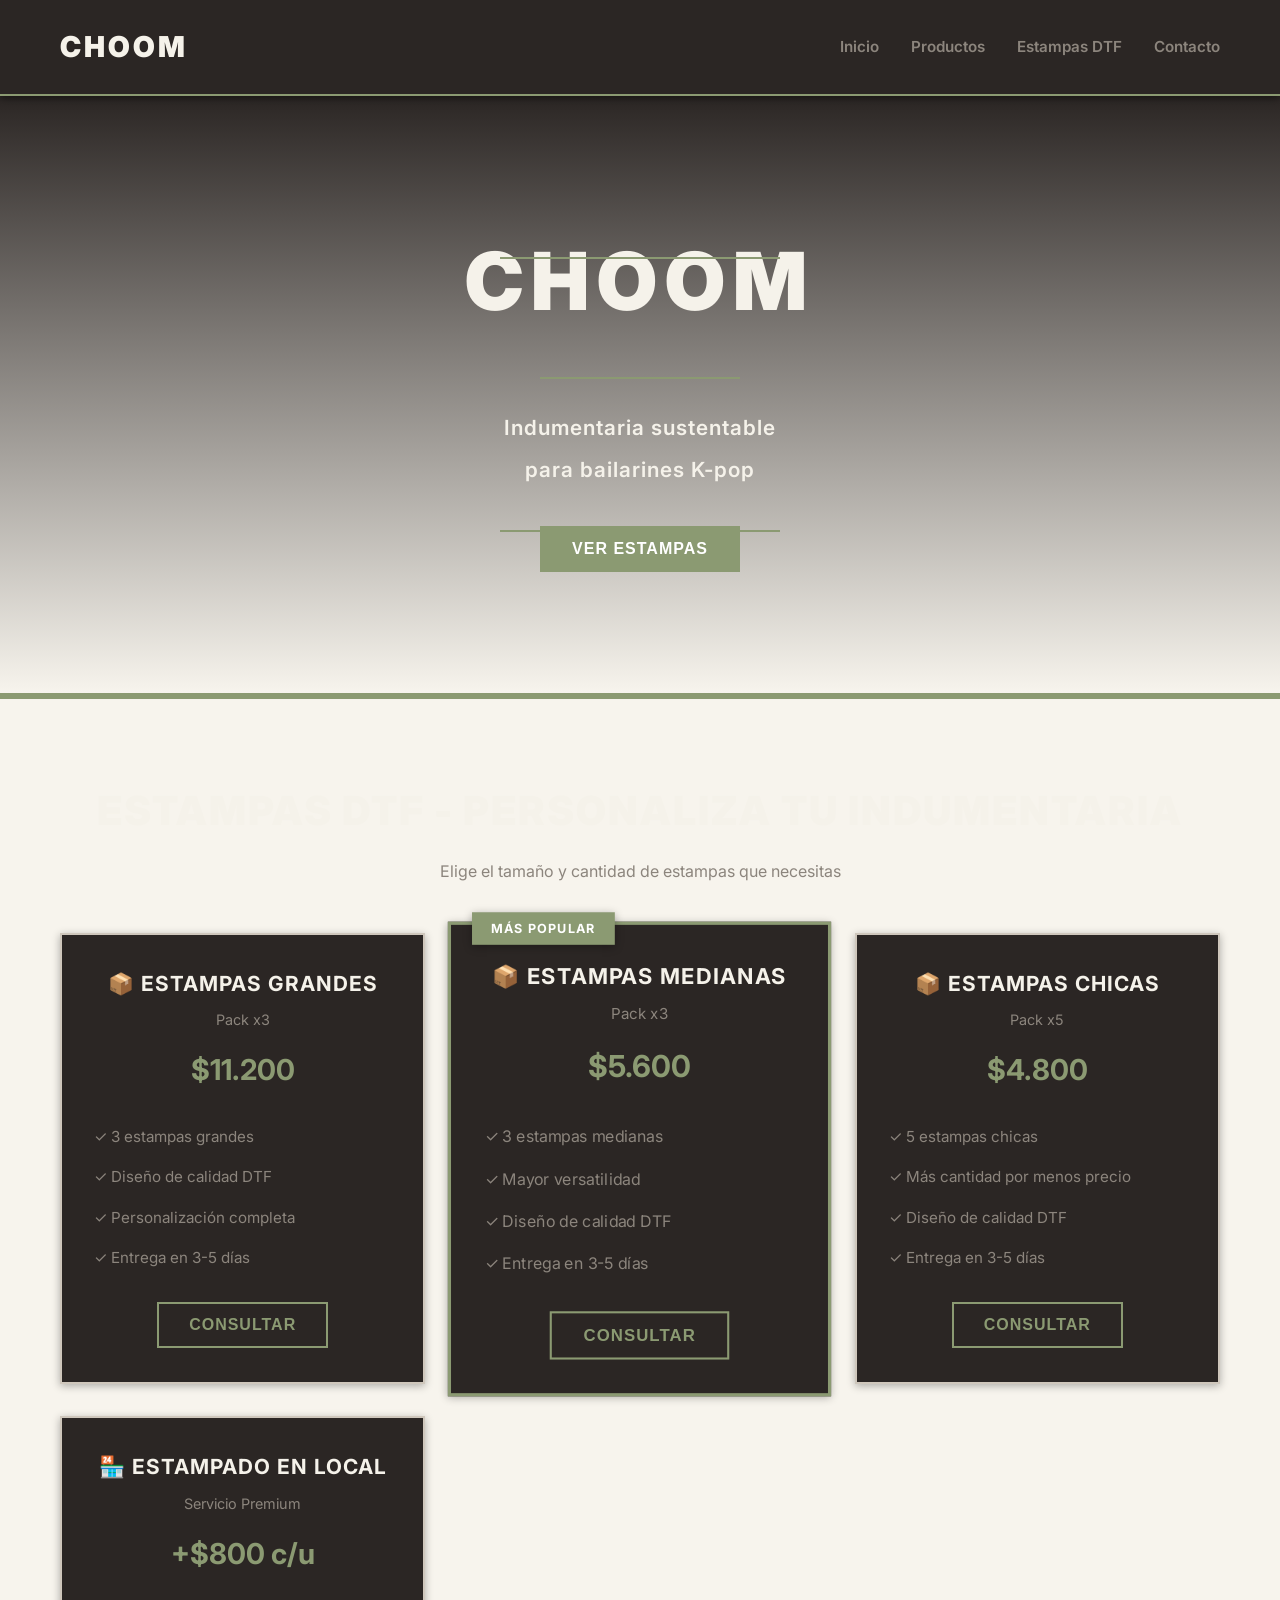
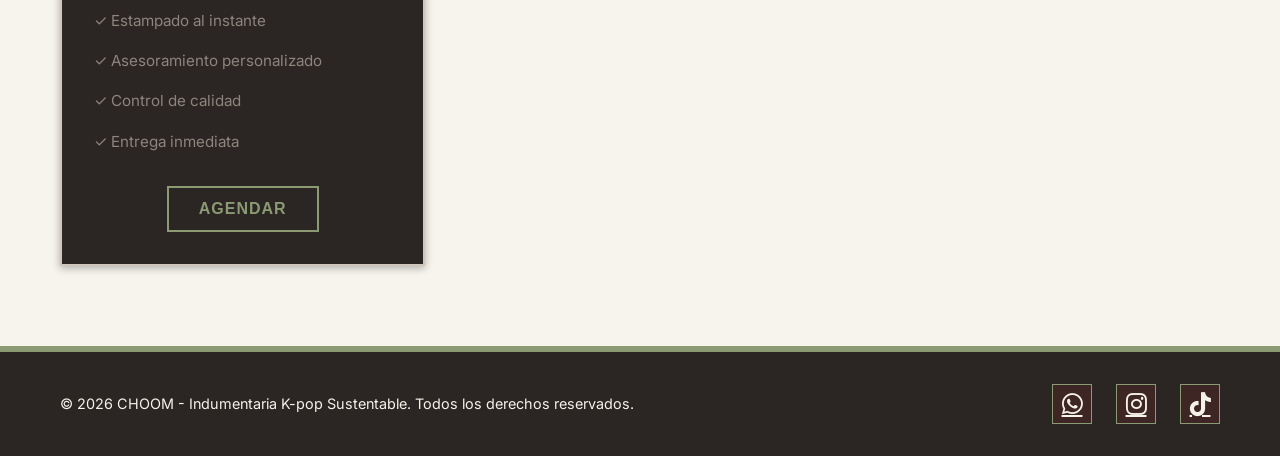
<file: index.html>
<!DOCTYPE html>
<html lang="es">
<head>
    <meta charset="UTF-8">
    <meta name="viewport" content="width=device-width, initial-scale=1.0">
    <title>CHOOM - Indumentaria K-pop Sustentable</title>
    <link rel="stylesheet" href="styles.css">
    <link href="https://fonts.googleapis.com/css2?family=Barlow+Condensed:wght@400;600;700;800&family=Inter:wght@300;400;500;600&display=swap" rel="stylesheet">
    <link rel="stylesheet" href="https://cdnjs.cloudflare.com/ajax/libs/font-awesome/6.0.0/css/all.min.css">
</head>
<body>
    <!-- Navbar -->
    <nav class="navbar">
        <div class="navbar-container">
            <div class="logo">CHOOM</div>
            <ul class="nav-menu">
                <li><a href="index.html#inicio" class="nav-link">Inicio</a></li>
                <li><a href="index.html#productos" class="nav-link">Productos</a></li>
                <li><a href="index.html#estampas" class="nav-link">Estampas DTF</a></li>
                <li><a href="index.html#contacto" class="nav-link">Contacto</a></li>
            </ul>
        </div>
    </nav>

    <!-- Hero Section -->
    <section id="inicio" class="hero">
        <div class="hero-container">
            <div class="hero-content">
                <h1 class="hero-title">CHOOM</h1>
                <div class="hero-border"></div>
                <p class="hero-subtitle">Indumentaria sustentable</p>
                <p class="hero-subtitle">para bailarines K-pop</p>
                <button class="btn btn-primary" onclick="document.getElementById('estampas').scrollIntoView({ behavior: 'smooth' })">Ver Estampas</button>
            </div>
        </div>
    </section>

    <!-- Estampas DTF -->
    <section id="estampas" class="estampas">
        <div class="container">
            <h2>Estampas DTF - Personaliza tu Indumentaria</h2>
            <p class="seccion-subtitle">Elige el tamaño y cantidad de estampas que necesitas</p>
            
            <div class="estampas-grid">
                <!-- Estampas Grandes x3 -->
                <div class="estampa-card">
                    <h3>📦 Estampas Grandes</h3>
                    <p class="cantidad">Pack x3</p>
                    <p class="precio">$11.200</p>
                    <ul class="caracteristicas">
                        <li>✓ 3 estampas grandes</li>
                        <li>✓ Diseño de calidad DTF</li>
                        <li>✓ Personalización completa</li>
                        <li>✓ Entrega en 3-5 días</li>
                    </ul>
                    <button class="btn btn-secondary" onclick="irAEstampasConPaquete('Estampas Grandes', 3, '$11.200')">Consultar</button>
                </div>

                <!-- Estampas Medianas x3 -->
                <div class="estampa-card destacado">
                    <span class="badge">MÁS POPULAR</span>
                    <h3>📦 Estampas Medianas</h3>
                    <p class="cantidad">Pack x3</p>
                    <p class="precio">$5.600</p>
                    <ul class="caracteristicas">
                        <li>✓ 3 estampas medianas</li>
                        <li>✓ Mayor versatilidad</li>
                        <li>✓ Diseño de calidad DTF</li>
                        <li>✓ Entrega en 3-5 días</li>
                    </ul>
                    <button class="btn btn-secondary" onclick="irAEstampasConPaquete('Estampas Medianas', 3, '$5.600')">Consultar</button>
                </div>

                <!-- Estampas Chicas x5 -->
                <div class="estampa-card">
                    <h3>📦 Estampas Chicas</h3>
                    <p class="cantidad">Pack x5</p>
                    <p class="precio">$4.800</p>
                    <ul class="caracteristicas">
                        <li>✓ 5 estampas chicas</li>
                        <li>✓ Más cantidad por menos precio</li>
                        <li>✓ Diseño de calidad DTF</li>
                        <li>✓ Entrega en 3-5 días</li>
                    </ul>
                    <button class="btn btn-secondary" onclick="irAEstampasConPaquete('Estampas Chicas', 5, '$4.800')">Consultar</button>
                </div>

                <!-- Estampado en local -->
                <div class="estampa-card">
                    <h3>🏪 Estampado en Local</h3>
                    <p class="cantidad">Servicio Premium</p>
                    <p class="precio">+$800 c/u</p>
                    <ul class="caracteristicas">
                        <li>✓ Estampado al instante</li>
                        <li>✓ Asesoramiento personalizado</li>
                        <li>✓ Control de calidad</li>
                        <li>✓ Entrega inmediata</li>
                    </ul>
                    <button class="btn btn-secondary" onclick="irAEstampasConPaquete('Estampado en Local', 0, '+$800 c/u')">Agendar</button>
                </div>
            </div>
        </div>
    </section>

    <!-- Footer -->
    <footer class="footer">
        <div class="container">
            <p>&copy; 2026 CHOOM - Indumentaria K-pop Sustentable. Todos los derechos reservados.</p>
            <div class="social-links">
                <a href="https://wa.me/542994578289" title="WhatsApp"><i class="fab fa-whatsapp"></i></a>
                <a href="#" title="Instagram"><i class="fab fa-instagram"></i></a>
                <a href="#" title="TikTok"><i class="fab fa-tiktok"></i></a>
            </div>
        </div>
    </footer>

    <script>
        function irAEstampasConPaquete(tipo, cantidad, precio) {
            // Guardar el tipo de paquete en localStorage
            localStorage.setItem('paqueteSeleccionado', JSON.stringify({
                tipo: tipo,
                cantidad: cantidad,
                precio: precio
            }));
            // Navegar a estampas.html
            window.location.href = 'estampas.html';
        }
    </script>
</body>
</html>
</file>
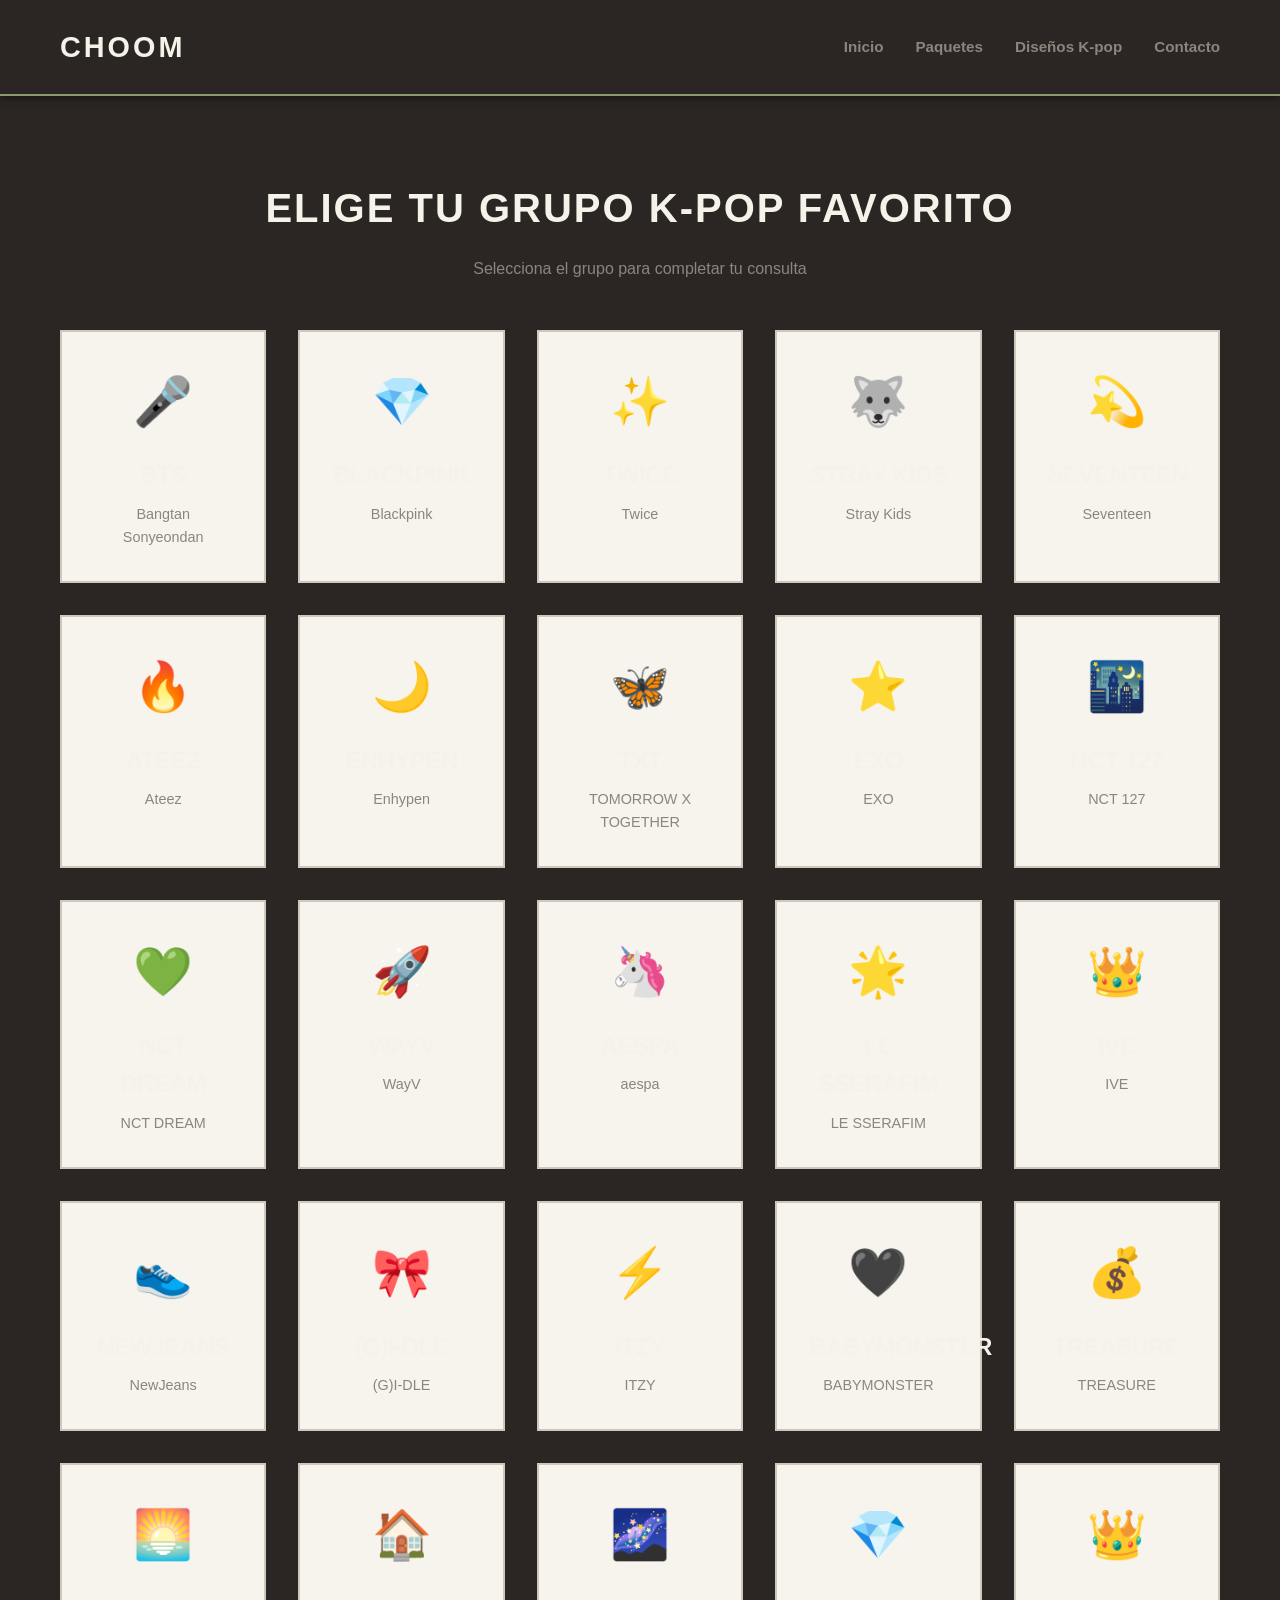
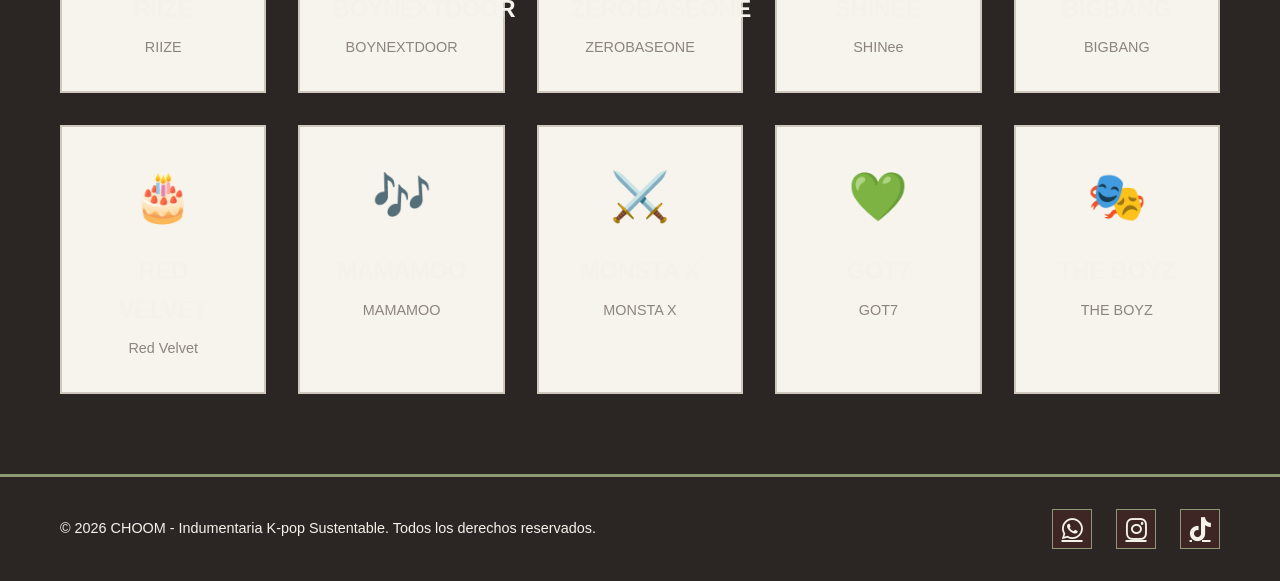
<file: estampas.html>
<!DOCTYPE html>
<html lang="es">
<head>
    <meta charset="UTF-8">
    <meta name="viewport" content="width=device-width, initial-scale=1.0">
    <title>CHOOM - Estampas DTF K-pop</title>
    <link rel="stylesheet" href="styles.css">
    <link rel="stylesheet" href="https://cdnjs.cloudflare.com/ajax/libs/font-awesome/6.0.0/css/all.min.css">
</head>
<body>
    <!-- Navbar -->
    <nav class="navbar">
        <div class="navbar-container">
            <div class="logo">CHOOM</div>
            <ul class="nav-menu">
                <li><a href="index.html" class="nav-link">Inicio</a></li>
                <li><a href="index.html#estampas" class="nav-link">Paquetes</a></li>
                <li><a href="estampas.html" class="nav-link">Diseños K-pop</a></li>
                <li><a href="index.html#contacto" class="nav-link">Contacto</a></li>
            </ul>
        </div>
    </nav>

    <!-- Estampas DTF Grupos -->
    <section class="estampas-grupos">
        <div class="container">
            <h1>Elige tu Grupo K-pop Favorito</h1>
            <p class="seccion-subtitle">Selecciona el grupo para completar tu consulta</p>
            
            <div class="grupos-grid">

    <div class="grupo-card" onclick="seleccionarGrupo('BTS')">
        <div class="grupo-icon">🎤</div>
        <h3>BTS</h3>
        <p>Bangtan Sonyeondan</p>
    </div>

    <div class="grupo-card" onclick="seleccionarGrupo('BLACKPINK')">
        <div class="grupo-icon">💎</div>
        <h3>BLACKPINK</h3>
        <p>Blackpink</p>
    </div>

    <div class="grupo-card" onclick="seleccionarGrupo('TWICE')">
        <div class="grupo-icon">✨</div>
        <h3>TWICE</h3>
        <p>Twice</p>
    </div>

    <div class="grupo-card" onclick="seleccionarGrupo('STRAY KIDS')">
        <div class="grupo-icon">🐺</div>
        <h3>STRAY KIDS</h3>
        <p>Stray Kids</p>
    </div>

    <div class="grupo-card" onclick="seleccionarGrupo('SEVENTEEN')">
        <div class="grupo-icon">💫</div>
        <h3>SEVENTEEN</h3>
        <p>Seventeen</p>
    </div>

    <div class="grupo-card" onclick="seleccionarGrupo('ATEEZ')">
        <div class="grupo-icon">🔥</div>
        <h3>ATEEZ</h3>
        <p>Ateez</p>
    </div>

    <div class="grupo-card" onclick="seleccionarGrupo('ENHYPEN')">
        <div class="grupo-icon">🌙</div>
        <h3>ENHYPEN</h3>
        <p>Enhypen</p>
    </div>

    <div class="grupo-card" onclick="seleccionarGrupo('TXT')">
        <div class="grupo-icon">🦋</div>
        <h3>TXT</h3>
        <p>TOMORROW X TOGETHER</p>
    </div>

    <div class="grupo-card" onclick="seleccionarGrupo('EXO')">
        <div class="grupo-icon">⭐</div>
        <h3>EXO</h3>
        <p>EXO</p>
    </div>

    <div class="grupo-card" onclick="seleccionarGrupo('NCT 127')">
        <div class="grupo-icon">🌃</div>
        <h3>NCT 127</h3>
        <p>NCT 127</p>
    </div>

    <div class="grupo-card" onclick="seleccionarGrupo('NCT DREAM')">
        <div class="grupo-icon">💚</div>
        <h3>NCT DREAM</h3>
        <p>NCT DREAM</p>
    </div>

    <div class="grupo-card" onclick="seleccionarGrupo('WayV')">
        <div class="grupo-icon">🚀</div>
        <h3>WayV</h3>
        <p>WayV</p>
    </div>

    <div class="grupo-card" onclick="seleccionarGrupo('aespa')">
        <div class="grupo-icon">🦄</div>
        <h3>aespa</h3>
        <p>aespa</p>
    </div>

    <div class="grupo-card" onclick="seleccionarGrupo('LE SSERAFIM')">
        <div class="grupo-icon">🌟</div>
        <h3>LE SSERAFIM</h3>
        <p>LE SSERAFIM</p>
    </div>

    <div class="grupo-card" onclick="seleccionarGrupo('IVE')">
        <div class="grupo-icon">👑</div>
        <h3>IVE</h3>
        <p>IVE</p>
    </div>

    <div class="grupo-card" onclick="seleccionarGrupo('NewJeans')">
        <div class="grupo-icon">👟</div>
        <h3>NewJeans</h3>
        <p>NewJeans</p>
    </div>

    <div class="grupo-card" onclick="seleccionarGrupo('(G)I-DLE')">
        <div class="grupo-icon">🎀</div>
        <h3>(G)I-DLE</h3>
        <p>(G)I-DLE</p>
    </div>

    <div class="grupo-card" onclick="seleccionarGrupo('ITZY')">
        <div class="grupo-icon">⚡</div>
        <h3>ITZY</h3>
        <p>ITZY</p>
    </div>

    <div class="grupo-card" onclick="seleccionarGrupo('BABYMONSTER')">
        <div class="grupo-icon">🖤</div>
        <h3>BABYMONSTER</h3>
        <p>BABYMONSTER</p>
    </div>

    <div class="grupo-card" onclick="seleccionarGrupo('TREASURE')">
        <div class="grupo-icon">💰</div>
        <h3>TREASURE</h3>
        <p>TREASURE</p>
    </div>

    <div class="grupo-card" onclick="seleccionarGrupo('RIIZE')">
        <div class="grupo-icon">🌅</div>
        <h3>RIIZE</h3>
        <p>RIIZE</p>
    </div>

    <div class="grupo-card" onclick="seleccionarGrupo('BOYNEXTDOOR')">
        <div class="grupo-icon">🏠</div>
        <h3>BOYNEXTDOOR</h3>
        <p>BOYNEXTDOOR</p>
    </div>

    <div class="grupo-card" onclick="seleccionarGrupo('ZEROBASEONE')">
        <div class="grupo-icon">🌌</div>
        <h3>ZEROBASEONE</h3>
        <p>ZEROBASEONE</p>
    </div>

    <div class="grupo-card" onclick="seleccionarGrupo('SHINee')">
        <div class="grupo-icon">💎</div>
        <h3>SHINee</h3>
        <p>SHINee</p>
    </div>

    <div class="grupo-card" onclick="seleccionarGrupo('BIGBANG')">
        <div class="grupo-icon">👑</div>
        <h3>BIGBANG</h3>
        <p>BIGBANG</p>
    </div>

    <div class="grupo-card" onclick="seleccionarGrupo('Red Velvet')">
        <div class="grupo-icon">🎂</div>
        <h3>Red Velvet</h3>
        <p>Red Velvet</p>
    </div>

    <div class="grupo-card" onclick="seleccionarGrupo('MAMAMOO')">
        <div class="grupo-icon">🎶</div>
        <h3>MAMAMOO</h3>
        <p>MAMAMOO</p>
    </div>

    <div class="grupo-card" onclick="seleccionarGrupo('MONSTA X')">
        <div class="grupo-icon">⚔️</div>
        <h3>MONSTA X</h3>
        <p>MONSTA X</p>
    </div>

    <div class="grupo-card" onclick="seleccionarGrupo('GOT7')">
        <div class="grupo-icon">💚</div>
        <h3>GOT7</h3>
        <p>GOT7</p>
    </div>

    <div class="grupo-card" onclick="seleccionarGrupo('THE BOYZ')">
        <div class="grupo-icon">🎭</div>
        <h3>THE BOYZ</h3>
        <p>THE BOYZ</p>
    </div>

    </div>
    </section>

    <!-- Footer -->
    <footer class="footer">
        <div class="container">
            <p>&copy; 2026 CHOOM - Indumentaria K-pop Sustentable. Todos los derechos reservados.</p>
            <div class="social-links">
                <a href="https://wa.me/542994578289" title="WhatsApp"><i class="fab fa-whatsapp"></i></a>
                <a href="#" title="Instagram"><i class="fab fa-instagram"></i></a>
                <a href="#" title="TikTok"><i class="fab fa-tiktok"></i></a>
            </div>
        </div>
    </footer>

    <script>
        function seleccionarGrupo(grupo) {
            // Obtener el paquete guardado
            const paqueteJSON = localStorage.getItem('paqueteSeleccionado');
            let mensaje = '';

            if (paqueteJSON) {
                const paquete = JSON.parse(paqueteJSON);
                
                // Construir el mensaje con el paquete, precio y el grupo
                if (paquete.cantidad > 0) {
                    mensaje = `Hola! Quiero hacer una consulta para ${paquete.tipo} paquete x${paquete.cantidad} (${paquete.precio}) del grupo ${grupo}`;
                } else {
                    // Para "Estampado en Local"
                    mensaje = `Hola! Quiero agendar ${paquete.tipo} (${paquete.precio}) para el grupo ${grupo}`;
                }
                
                // Limpiar localStorage
                localStorage.removeItem('paqueteSeleccionado');
            } else {
                // Si no hay paquete guardado (acceso directo)
                mensaje = `Hola! Quiero solicitar estampas del grupo ${grupo}`;
            }

            // Abrir WhatsApp con el mensaje
            contactarWhatsapp(mensaje);
        }

        function contactarWhatsapp(mensaje) {
            const numero = '542994578289';
            const url = `https://wa.me/${numero}?text=${encodeURIComponent(mensaje)}`;
            window.open(url, '_blank');
        }
    </script>
</body>
</html>
</file>
<file: styles.css>
* {
    margin: 0;
    padding: 0;
    box-sizing: border-box;
}

:root {
    --primary-color: #2b2624;      /* negro cálido */
    --secondary-color: #5a534e;    /* gris cálido */
    --accent-color: #8b9a72;       /* verde salvia */
    --text-light: #f5f2ea;         /* papel */
    --text-muted: #8c857d;         /* gris editorial */
    --light-bg: #f7f4ed;           /* fondo principal */
    --border-color: #cfc7bc;       /* líneas técnicas */
    --white: #ffffff;
}
body {
    font-family: 'Inter', sans-serif;
    color: var(--primary-color);
    line-height: 1.6;
    background: var(--light-bg);
    font-weight: 400;
}

h1 {
    font-weight: 800;
    letter-spacing: -0.04em;
}

h2, h3 {
    font-weight: 600;
    letter-spacing: -0.02em;
}

.small-label {
    font-size: 0.75rem;
    text-transform: uppercase;
    letter-spacing: 0.12em;
}

.container {
    max-width: 1200px;
    margin: 0 auto;
    padding: 0 20px;
}

/* Navbar */
.navbar {
    background: var(--primary-color);
    color: var(--text-light);
    padding: 1.5rem 0;
    position: sticky;
    top: 0;
    z-index: 100;
    box-shadow: 0 2px 8px rgba(0, 0, 0, 0.5);
    border-bottom: 2px solid var(--accent-color);
}

.navbar-container {
    display: flex;
    justify-content: space-between;
    align-items: center;
    max-width: 1200px;
    margin: 0 auto;
    padding: 0 20px;
}

.logo {
    font-size: 1.8rem;
    font-weight: 900;
    color: var(--text-light);
    letter-spacing: 3px;
    text-transform: uppercase;
}

.nav-menu {
    display: flex;
    list-style: none;
    gap: 2rem;
}

.nav-link {
    color: var(--text-muted);
    text-decoration: none;
    transition: color 0.3s;
    font-weight: 600;
    font-size: 0.95rem;
}

.nav-link:hover {
    color: var(--accent-color);
}

/* Hero Section */
.hero {
    background: linear-gradient(180deg, var(--primary-color) 0%, var(--light-bg) 100%);
    padding: 120px 20px;
    text-align: center;
    min-height: 600px;
    display: flex;
    align-items: center;
    justify-content: center;
    border-bottom: 3px solid var(--accent-color);
    position: relative;
}

.hero-container::before {
    content: '';
    position: absolute;
    top: 40px;
    left: 50%;
    transform: translateX(-50%);
    width: 80%;
    height: 2px;
    background: var(--accent-color);
}

.hero-container::after {
    content: '';
    position: absolute;
    bottom: 40px;
    left: 50%;
    transform: translateX(-50%);
    width: 80%;
    height: 2px;
    background: var(--accent-color);
}

.hero-container {
    position: relative;
    animation: fadeInUp 1s ease;
}

.hero-content {
    max-width: 800px;
}

.hero-title {
    font-size: 5rem;
    font-weight: 900;
    color: var(--text-light);
    margin-bottom: 2rem;
    letter-spacing: 8px;
    text-transform: uppercase;
}

.hero-border {
    width: 200px;
    height: 2px;
    background: var(--accent-color);
    margin: 2rem auto;
}

.hero-subtitle {
    font-size: 1.3rem;
    color: var(--text-light);
    font-weight: 600;
    margin-bottom: 0.5rem;
    letter-spacing: 1px;
}

@keyframes fadeInUp {
    from {
        opacity: 0;
        transform: translateY(30px);
    }
    to {
        opacity: 1;
        transform: translateY(0);
    }
}

/* Features Section */
.features {
    background: var(--primary-color);
    padding: 60px 20px;
    margin-top: -30px;
    position: relative;
    z-index: 10;
}

.features-grid {
    display: grid;
    grid-template-columns: repeat(auto-fit, minmax(280px, 1fr));
    gap: 2rem;
}

.feature-card {
    background: var(--light-bg);
    border: 2px solid var(--border-color);
    border-radius: 0;
    padding: 2rem;
    text-align: center;
    transition: all 0.3s;
    box-shadow: 0 2px 8px rgba(0, 0, 0, 0.3);
}

.feature-card:hover {
    transform: translateY(-5px);
    box-shadow: 0 8px 20px rgba(211, 47, 47, 0.3);
    border-color: var(--accent-color);
}

.feature-card h3 {
    font-size: 1.3rem;
    color: var(--text-light);
    margin-bottom: 0.5rem;
    font-weight: 700;
}

.feature-card p {
    color: var(--text-muted);
    font-size: 0.95rem;
    margin-bottom: 0.5rem;
}

.feature-card .price {
    font-size: 1.5rem;
    font-weight: bold;
    color: var(--accent-color);
    margin-top: 1rem;
}

/* Botones */
.btn {
    padding: 12px 30px;
    border: 2px solid var(--accent-color);
    border-radius: 0;
    font-size: 1rem;
    cursor: pointer;
    transition: all 0.3s;
    text-decoration: none;
    display: inline-block;
    font-weight: 700;
    text-transform: uppercase;
    letter-spacing: 1px;
}

.btn-primary {
    background: var(--accent-color);
    color: var(--white);
    margin-top: 2rem;
}

.btn-primary:hover {
    background: transparent;
    color: var(--accent-color);
}

.btn-secondary {
    background: transparent;
    color: var(--accent-color);
    border-color: var(--accent-color);
}

.btn-secondary:hover {
    background: var(--accent-color);
    color: var(--white);
}

/* Sección About */
.about {
    background: var(--light-bg);
    padding: 80px 20px;
    text-align: center;
    border-top: 3px solid var(--accent-color);
    border-bottom: 3px solid var(--accent-color);
}

.about h2 {
    font-size: 2.5rem;
    margin-bottom: 2rem;
    color: var(--text-light);
    font-weight: 900;
    letter-spacing: 2px;
    text-transform: uppercase;
}

.about p {
    font-size: 1rem;
    max-width: 700px;
    margin: 0 auto;
    color: var(--text-muted);
    line-height: 1.8;
}

/* Productos */
.productos {
    padding: 80px 20px;
    background: var(--primary-color);
}

.productos h2 {
    text-align: center;
    font-size: 2.5rem;
    margin-bottom: 3rem;
    color: var(--text-light);
    font-weight: 900;
    letter-spacing: 2px;
    text-transform: uppercase;
}

.productos-grid {
    display: grid;
    grid-template-columns: repeat(auto-fit, minmax(300px, 1fr));
    gap: 2rem;
}

.producto-card {
    background: var(--light-bg);
    border: 2px solid var(--border-color);
    border-radius: 0;
    padding: 2rem;
    text-align: center;
    transition: all 0.3s;
    position: relative;
    box-shadow: 0 2px 8px rgba(0, 0, 0, 0.3);
}

.producto-card:hover {
    border-color: var(--accent-color);
    box-shadow: 0 8px 20px rgba(211, 47, 47, 0.3);
    transform: translateY(-5px);
}

.producto-card.destacado {
    border-color: var(--accent-color);
    border-width: 3px;
}

.badge {
    position: absolute;
    top: -12px;
    left: 20px;
    background: var(--accent-color);
    color: var(--white);
    padding: 6px 18px;
    border-radius: 0;
    font-size: 0.75rem;
    font-weight: bold;
    text-transform: uppercase;
    letter-spacing: 1px;
    box-shadow: 0 2px 8px rgba(0, 0, 0, 0.3);
}

.producto-imagen {
    font-size: 3.5rem;
    margin: 1rem 0;
}

.producto-card h3 {
    font-size: 1.3rem;
    margin: 1rem 0;
    color: var(--text-light);
    font-weight: 700;
    text-transform: uppercase;
    letter-spacing: 1px;
}

.producto-card .descripcion {
    color: var(--text-muted);
    margin-bottom: 1rem;
    font-size: 0.95rem;
}

.colores {
    display: flex;
    gap: 10px;
    justify-content: center;
    margin: 1.5rem 0;
    flex-wrap: wrap;
}

.color {
    width: 32px;
    height: 32px;
    border-radius: 0;
    cursor: pointer;
    transition: all 0.2s;
    box-shadow: 0 2px 6px rgba(0, 0, 0, 0.3);
    border: 1px solid rgba(255, 255, 255, 0.1);
}

.color:hover {
    transform: scale(1.15);
    box-shadow: 0 4px 12px rgba(211, 47, 47, 0.5);
}

.precio-original {
    text-decoration: line-through;
    color: var(--text-muted);
    font-size: 0.9rem;
    margin: 0.5rem 0;
}

.precio {
    font-size: 1.8rem;
    font-weight: bold;
    color: var(--accent-color);
    margin: 1rem 0;
}

/* Estampas */
.estampas {
    background: var(--light-bg);
    padding: 80px 20px;
    border-top: 3px solid var(--accent-color);
    border-bottom: 3px solid var(--accent-color);
}

.estampas h2 {
    text-align: center;
    font-size: 2.5rem;
    margin-bottom: 1rem;
    color: var(--text-light);
    font-weight: 900;
    letter-spacing: 2px;
    text-transform: uppercase;
}

.seccion-subtitle {
    text-align: center;
    font-size: 1rem;
    margin-bottom: 3rem;
    color: var(--text-muted);
}

.estampas-grid {
    display: grid;
    grid-template-columns: repeat(auto-fit, minmax(280px, 1fr));
    gap: 2rem;
}

.estampa-card {
    background: var(--primary-color);
    color: var(--text-light);
    padding: 2rem;
    border-radius: 0;
    text-align: center;
    position: relative;
    transition: all 0.3s;
    box-shadow: 0 2px 8px rgba(0, 0, 0, 0.3);
    border: 2px solid var(--border-color);
}

.estampa-card:hover {
    transform: translateY(-5px);
    box-shadow: 0 8px 20px rgba(211, 47, 47, 0.3);
    border-color: var(--accent-color);
}

.estampa-card.destacado {
    border: 3px solid var(--accent-color);
    transform: scale(1.05);
}

.estampa-card h3 {
    font-size: 1.3rem;
    margin-bottom: 0.5rem;
    color: var(--text-light);
    font-weight: 700;
    text-transform: uppercase;
    letter-spacing: 1px;
}

.estampa-card .cantidad {
    font-size: 0.9rem;
    color: var(--text-muted);
    margin-bottom: 1rem;
}

.caracteristicas {
    list-style: none;
    margin: 1.5rem 0;
    text-align: left;
}

.caracteristicas li {
    padding: 0.5rem 0;
    color: var(--text-muted);
    font-size: 0.95rem;
}

/* Estampas Grupos */
.estampas-grupos {
    background: var(--primary-color);
    padding: 80px 20px;
    min-height: 100vh;
}

.estampas-grupos h1 {
    text-align: center;
    font-size: 2.5rem;
    margin-bottom: 1rem;
    color: var(--text-light);
    font-weight: 900;
    letter-spacing: 2px;
    text-transform: uppercase;
}

.grupos-grid {
    display: grid;
    grid-template-columns: repeat(auto-fit, minmax(200px, 1fr));
    gap: 2rem;
    margin-top: 3rem;
}

.grupo-card {
    background: var(--light-bg);
    border: 2px solid var(--border-color);
    padding: 2rem;
    text-align: center;
    cursor: pointer;
    transition: all 0.3s;
    position: relative;
}

.grupo-card:hover {
    transform: translateY(-10px);
    box-shadow: 0 15px 40px rgba(211, 47, 47, 0.4);
    border-color: var(--accent-color);
}

.grupo-icon {
    font-size: 3rem;
    margin-bottom: 1rem;
}

.grupo-card h3 {
    font-size: 1.5rem;
    color: var(--text-light);
    margin-bottom: 0.5rem;
    font-weight: 700;
    text-transform: uppercase;
}

.grupo-card p {
    color: var(--text-muted);
    font-size: 0.9rem;
}

/* Formulario Paquete */
.formulario-paquete {
    position: fixed;
    top: 0;
    left: 0;
    right: 0;
    bottom: 0;
    background: rgba(0, 0, 0, 0.8);
    display: flex;
    align-items: center;
    justify-content: center;
    z-index: 1000;
    padding: 20px;
}

.formulario-paquete.hidden {
    display: none;
}

.formulario-container {
    background: var(--primary-color);
    border: 3px solid var(--accent-color);
    padding: 3rem;
    max-width: 600px;
    width: 100%;
    position: relative;
}

.btn-cerrar {
    position: absolute;
    top: 1rem;
    right: 1rem;
    background: var(--accent-color);
    color: var(--white);
    border: none;
    font-size: 1.5rem;
    width: 40px;
    height: 40px;
    cursor: pointer;
    transition: all 0.3s;
}

.btn-cerrar:hover {
    transform: scale(1.1);
}

.formulario-container h2 {
    color: var(--text-light);
    margin-bottom: 1rem;
    font-size: 1.8rem;
    text-transform: uppercase;
}

.formulario-container p {
    color: var(--text-muted);
    margin-bottom: 2rem;
}

.opciones-paquete {
    display: grid;
    grid-template-columns: 1fr 1fr;
    gap: 2rem;
}

.opcion-card {
    background: var(--light-bg);
    border: 2px solid var(--border-color);
    padding: 1.5rem;
    text-align: center;
    cursor: pointer;
    transition: all 0.3s;
}

.opcion-card:hover {
    border-color: var(--accent-color);
    transform: translateY(-5px);
    box-shadow: 0 8px 20px rgba(211, 47, 47, 0.3);
}

.opcion-card h3 {
    color: var(--text-light);
    margin-bottom: 0.5rem;
    text-transform: uppercase;
}

.opcion-card .cantidad {
    color: var(--text-muted);
    font-size: 0.9rem;
    margin: 0.5rem 0;
}

.opcion-card .precio {
    font-size: 1.5rem;
    color: var(--accent-color);
    font-weight: bold;
    margin: 0.5rem 0;
}

.opcion-card .precio-original {
    text-decoration: line-through;
    color: var(--text-muted);
    font-size: 0.9rem;
    margin: 0.5rem 0;
}

.opcion-card .descuento {
    color: var(--accent-color);
    font-weight: bold;
    font-size: 0.9rem;
}

/* Contacto */
.contacto {
    padding: 80px 20px;
    background: var(--light-bg);
}

.contacto h2 {
    text-align: center;
    font-size: 2.5rem;
    margin-bottom: 1rem;
    color: var(--text-light);
    font-weight: 900;
    letter-spacing: 2px;
    text-transform: uppercase;
}

.contacto-content {
    display: grid;
    grid-template-columns: 1fr 1fr;
    gap: 3rem;
    margin-top: 3rem;
}

.contacto-form {
    background: var(--primary-color);
    padding: 2rem;
    border-radius: 0;
    box-shadow: 0 2px 8px rgba(0, 0, 0, 0.3);
    border: 2px solid var(--border-color);
}

.form-group {
    margin-bottom: 1.5rem;
}

.form-group label {
    display: block;
    margin-bottom: 0.5rem;
    font-weight: 700;
    color: var(--text-light);
    text-transform: uppercase;
    font-size: 0.85rem;
    letter-spacing: 1px;
}

.form-group input,
.form-group select,
.form-group textarea {
    width: 100%;
    padding: 12px;
    border: 2px solid var(--border-color);
    border-radius: 0;
    font-family: inherit;
    font-size: 1rem;
    transition: all 0.3s;
    background: var(--light-bg);
    color: var(--text-light);
}

.form-group input:focus,
.form-group select:focus,
.form-group textarea:focus {
    outline: none;
    border-color: var(--accent-color);
    box-shadow: 0 0 10px rgba(211, 47, 47, 0.3);
}

.contacto-info {
    display: flex;
    flex-direction: column;
    gap: 2rem;
}

.info-card {
    background: var(--primary-color);
    padding: 2rem;
    border-radius: 0;
    text-align: center;
    box-shadow: 0 2px 8px rgba(0, 0, 0, 0.3);
    transition: all 0.3s;
    border: 2px solid var(--border-color);
    border-left: 4px solid var(--accent-color);
}

.info-card:hover {
    transform: translateY(-5px);
    box-shadow: 0 8px 20px rgba(211, 47, 47, 0.3);
}

.info-card i {
    font-size: 2.5rem;
    color: var(--accent-color);
    margin-bottom: 1rem;
}

.info-card h3 {
    margin-bottom: 0.5rem;
    color: var(--text-light);
    font-weight: 700;
    text-transform: uppercase;
    letter-spacing: 1px;
}

.info-card p {
    margin: 0.5rem 0;
}

.info-card a {
    color: var(--accent-color);
    text-decoration: none;
    font-weight: 700;
    transition: color 0.3s;
}

.info-card a:hover {
    color: var(--text-light);
}

.small {
    font-size: 0.85rem;
    color: var(--text-muted);
}

/* Footer */
.footer {
    background: var(--primary-color);
    color: var(--text-light);
    padding: 2rem;
    text-align: center;
    border-top: 3px solid var(--accent-color);
}

.footer .container {
    display: flex;
    justify-content: space-between;
    align-items: center;
}

.footer p {
    font-size: 0.9rem;
}

.social-links {
    display: flex;
    gap: 1.5rem;
}

.social-links a {
    color: var(--text-light);
    font-size: 1.5rem;
    transition: all 0.3s;
    display: inline-flex;
    align-items: center;
    justify-content: center;
    width: 40px;
    height: 40px;
    border-radius: 0;
    background: rgba(211, 47, 47, 0.1);
    border: 1px solid var(--accent-color);
}

.social-links a:hover {
    color: var(--accent-color);
    background: var(--accent-color);
    color: var(--white);
    transform: translateY(-3px);
}

/* Responsive */
@media (max-width: 768px) {
    .navbar {
        padding: 1rem 0;
    }

    .navbar-container {
        flex-wrap: wrap;
    }

    .nav-menu {
        width: 100%;
        flex-direction: column;
        gap: 0.5rem;
        margin-top: 1rem;
    }

    .hero-title {
        font-size: 3rem;
    }

    .hero {
        min-height: 400px;
        padding: 50px 20px;
    }

    .productos h2,
    .estampas h2,
    .contacto h2 {
        font-size: 1.8rem;
    }

    .productos-grid,
    .estampas-grid,
    .features-grid {
        grid-template-columns: 1fr;
    }

    .estampa-card.destacado {
        transform: scale(1);
    }

    .contacto-content {
        grid-template-columns: 1fr;
        gap: 2rem;
    }

    .footer .container {
        flex-direction: column;
        gap: 1rem;
    }

    .nav-link {
        display: block;
        padding: 0.5rem 0;
    }

    .opciones-paquete {
        grid-template-columns: 1fr;
    }
}

@media (max-width: 480px) {
    .hero-title {
        font-size: 2rem;
    }

    .hero-content p {
        font-size: 0.95rem;
    }

    .btn {
        padding: 10px 20px;
        font-size: 0.85rem;
    }

    .precio {
        font-size: 1.5rem;
    }

    .about h2,
    .productos h2 {
        font-size: 1.5rem;
    }
}
</file>
